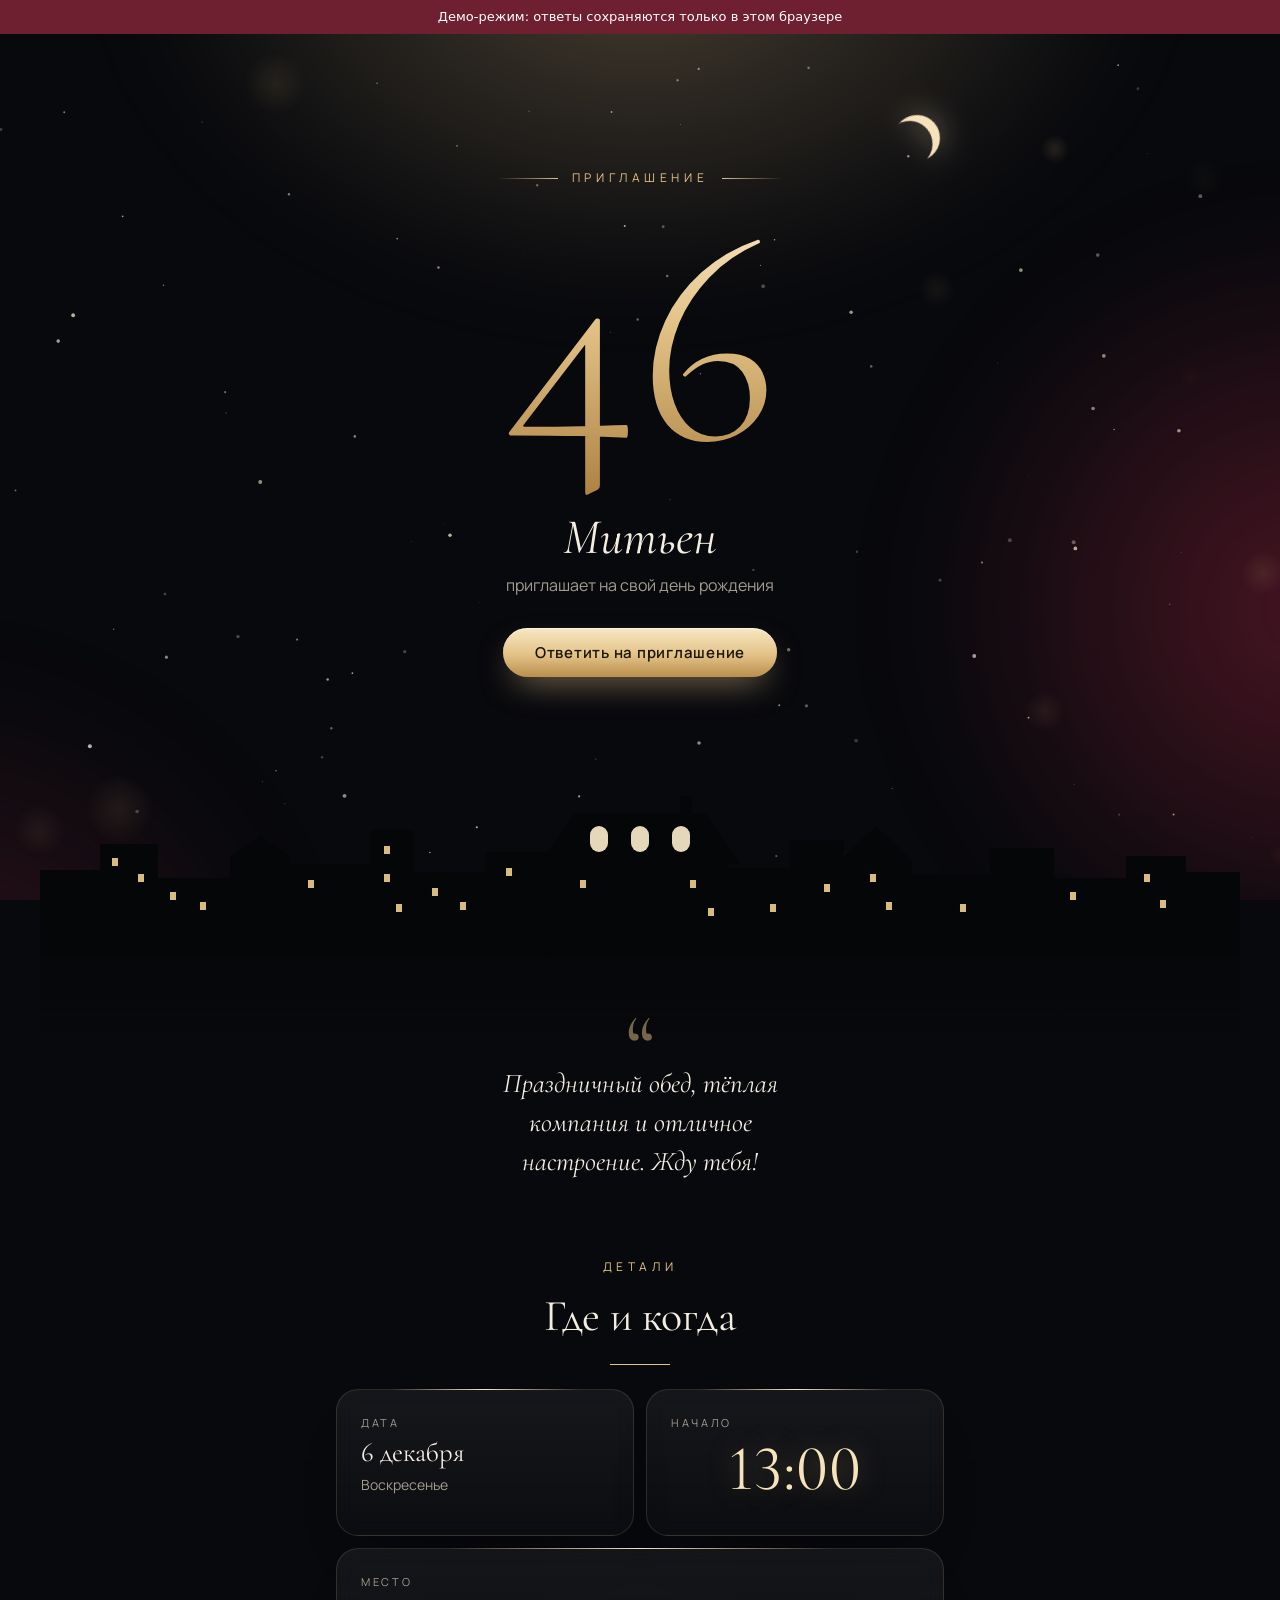
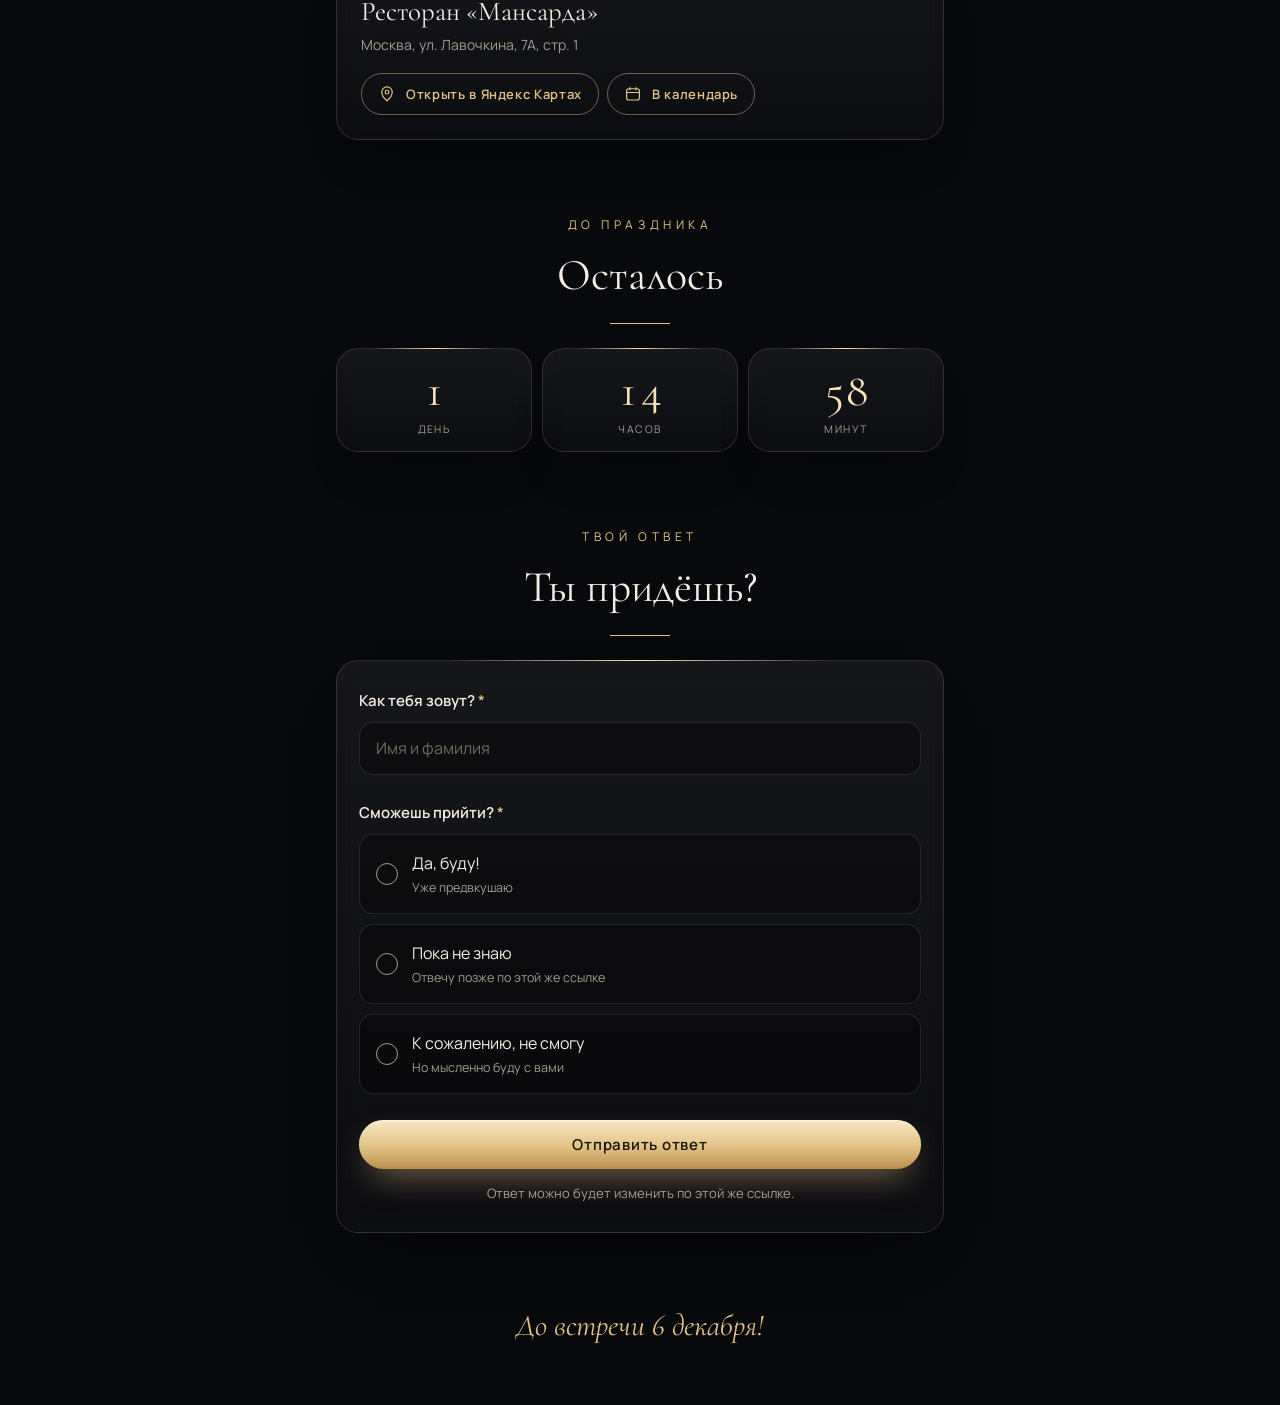
<file: docs/index.html>
<!doctype html>
<html lang="ru">
<head>
<meta charset="utf-8">
<meta name="viewport" content="width=device-width,initial-scale=1,viewport-fit=cover">
<title>Митьен приглашает на день рождения</title>
<meta name="description" content="6 декабря, ресторан «Мансарда». Ответь, пожалуйста, придёшь ли ты.">
<meta property="og:type" content="website">
<meta property="og:title" content="Митьен приглашает на свой день рождения">
<meta property="og:description" content="6 декабря, 13:00 · Ресторан «Мансарда». Открой, чтобы ответить на приглашение.">
<meta property="og:image" content="og-image.png">
<meta name="theme-color" content="#08090d">
<link rel="icon" href="data:image/svg+xml,%3Csvg xmlns='http://www.w3.org/2000/svg' viewBox='0 0 64 64'%3E%3Crect width='64' height='64' rx='14' fill='%230b0c11'/%3E%3Ctext x='32' y='44' font-family='Georgia,serif' font-size='34' text-anchor='middle' fill='%23e3c287'%3E46%3C/text%3E%3C/svg%3E">
<link rel="preconnect" href="https://fonts.googleapis.com">
<link rel="preconnect" href="https://fonts.gstatic.com" crossorigin>
<link href="https://fonts.googleapis.com/css2?family=Cormorant+Garamond:ital,wght@0,300;0,400;0,500;1,400&family=Manrope:wght@400;500;600&display=swap&subset=cyrillic" rel="stylesheet">
<link rel="stylesheet" href="base.css">
<style>
:root {
  --bg: #08090d; --text: #f3ede2; --muted: #a39c8f; --accent: #e3c287;
  --line: rgba(227,194,135,.16); --line-strong: rgba(227,194,135,.45);
  --card-bg: linear-gradient(180deg, rgba(255,255,255,.06), rgba(255,255,255,.02));
  --input-bg: rgba(0,0,0,.32); --input-border: rgba(255,255,255,.1); --placeholder: #6f695f;
  --focus: rgba(227,194,135,.16); --choice-on: rgba(227,194,135,.09);
  --chip-on-bg: linear-gradient(180deg,#f6e3bb,#e3c287); --chip-on-text: #1b1408;
  --btn-bg: linear-gradient(180deg,#f8e8c4,#e3c287 55%,#b98f4e); --btn-text: #1b1408;
  --btn-shadow: 0 14px 34px -12px rgba(227,194,135,.65), inset 0 1px 0 rgba(255,255,255,.55);
  --danger: #e38787; --radius: 22px;
  --display: "Cormorant Garamond", Georgia, serif; --sans: "Manrope", system-ui, sans-serif;
}
.sky { position: fixed; inset: 0; z-index: 0; overflow: hidden; pointer-events: none; }
.sky i { position: absolute; border-radius: 50%; filter: blur(50px); animation: drift 18s ease-in-out infinite alternate; }
.sky .g1 { width: 80vmax; height: 55vmax; left: calc(50% - 40vmax); top: -32vmax; background: radial-gradient(closest-side, rgba(227,194,135,.30), transparent); }
.sky .g2 { width: 60vmax; height: 60vmax; right: -32vmax; top: 25vh; background: radial-gradient(closest-side, rgba(128,32,54,.55), transparent); animation-duration: 23s; }
.sky .g3 { width: 60vmax; height: 60vmax; left: -36vmax; top: 75vh; background: radial-gradient(closest-side, rgba(110,31,48,.45), transparent); animation-duration: 27s; }
@keyframes drift { to { transform: translate(5vw, 5vh) scale(1.12); } }
#fx { position: fixed; inset: 0; width: 100%; height: 100%; pointer-events: none; z-index: 1; }

/* ---------- HERO ---------- */
.hero { min-height: 100svh; display: flex; flex-direction: column; align-items: center; justify-content: center; text-align: center; padding: 48px 0 170px; }
.moon { position: absolute; top: 9vh; right: 4px; width: 46px; height: 46px; border-radius: 50%;
  box-shadow: inset -9px 3px 0 0 #f6e3bb; transform: rotate(-20deg); filter: drop-shadow(0 0 14px rgba(246,227,187,.55));
  opacity: 0; animation: fadeIn 2.5s 2.2s forwards; }
.eyebrow-wrap { display: flex; align-items: center; gap: 14px; }
.eyebrow-wrap .ln { width: 60px; height: 1px; background: linear-gradient(90deg, transparent, var(--accent)); transform: scaleX(0); animation: grow 1.4s .3s forwards cubic-bezier(.2,.7,.2,1); transform-origin: right; }
.eyebrow-wrap .ln:last-child { transform-origin: left; background: linear-gradient(270deg, transparent, var(--accent)); }
.eyebrow { margin: 0; text-transform: uppercase; letter-spacing: .38em; font-size: 12px; color: var(--accent); opacity: 0; animation: fadeIn 1.2s .2s forwards; }
@keyframes grow { to { transform: scaleX(1); } }
@keyframes fadeIn { to { opacity: 1; } }

.age-svg { width: min(92vw, 440px); height: auto; margin: 4px 0 -6px; overflow: visible; }
.age-svg text { font-family: var(--display); font-weight: 300; font-size: 300px; }
.age-stroke { fill: none; stroke: #e3c287; stroke-width: 1.2; stroke-dasharray: 1400; stroke-dashoffset: 1400; }
.age-fill { opacity: 0; }
.age-glow { opacity: 0; filter: blur(18px); }
.ready .age-stroke { animation: drawAge 2.4s .3s cubic-bezier(.6,0,.3,1) forwards, fadeStroke 1s 2.6s forwards; }
.ready .age-fill { animation: fadeIn 1.6s 1.6s forwards; }
.ready .age-glow { animation: glow 4s 2s ease-in-out infinite alternate; }
.age-shine { transform: translateX(-260px) skewX(-20deg); }
.ready .age-shine { animation: sweep 6s 3.2s cubic-bezier(.5,0,.3,1) infinite; }
@keyframes drawAge { to { stroke-dashoffset: 0; } }
@keyframes fadeStroke { to { opacity: .0; } }
@keyframes glow { from { opacity: .18; } to { opacity: .4; } }
@keyframes sweep { 0% { transform: translateX(-260px) skewX(-20deg); } 35%, 100% { transform: translateX(560px) skewX(-20deg); } }

.hero-title { font-family: var(--display); font-style: italic; font-size: clamp(36px, 9vw, 50px); line-height: 1.1; margin-top: 44px; }
.hero-title .ch { display: inline-block; opacity: 0; transform: translateY(.5em) rotate(6deg); filter: blur(6px); }
.ready .hero-title .ch { animation: chIn .9s cubic-bezier(.2,.7,.2,1) forwards; animation-delay: calc(1.9s + var(--i) * 55ms); }
@keyframes chIn { to { opacity: 1; transform: none; filter: none; } }
.hero-sub { color: var(--muted); margin: 8px 0 0; opacity: 0; }
.ready .hero-sub { animation: fadeIn 1s 2.6s forwards; }

.date-badge { margin-top: 30px; display: inline-flex; align-items: center; gap: 12px; padding: 13px 24px;
  border: 1px solid var(--line-strong); border-radius: 999px; font-family: var(--display); font-size: 23px;
  background: rgba(8,9,13,.45); backdrop-filter: blur(8px); -webkit-backdrop-filter: blur(8px); opacity: 0; transform: translateY(14px); }
.date-badge .dot { width: 4px; height: 4px; border-radius: 50%; background: var(--accent); }
.place-line { margin-top: 14px; color: var(--muted); font-size: 14px; letter-spacing: .06em; opacity: 0; }
.hero .cta { margin-top: 30px; opacity: 0; transform: translateY(14px); }
.ready .date-badge { animation: up 1s 2.7s cubic-bezier(.2,.7,.2,1) forwards; }
.ready .place-line { animation: fadeIn 1s 3s forwards; }
.hero.ready .cta { animation: up 1s 2.8s cubic-bezier(.2,.7,.2,1) forwards; }
@keyframes up { to { opacity: 1; transform: none; } }

.skyline-wrap { position: absolute; left: 50%; bottom: 0; width: 100vw; max-width: 1200px; transform: translateX(-50%); height: 150px; pointer-events: none; }
.skyline { position: absolute; inset: 0; width: 100%; height: 100%; color: #050608; }
.skyline .win { fill: #f1cf8c; opacity: 0; }
.ready .skyline .win { animation: lightOn .5s forwards, flicker 7s infinite; animation-delay: var(--t), calc(var(--t) + 2s); }
@keyframes lightOn { to { opacity: .9; } }
@keyframes flicker { 0%, 46%, 54%, 100% { opacity: .9; } 50% { opacity: .3; } }
.skyline .mw { fill: #fff0cf; opacity: 0; }
.skyline .halo { fill: url(#halo); opacity: 0; }
.ready .skyline .mw { animation: lightOn 1.2s 3.4s forwards; }
.ready .skyline .halo { animation: halo 3s 3.6s ease-in-out infinite alternate; }
@keyframes halo { from { opacity: .55; } to { opacity: 1; } }
.ground { position: absolute; left: 0; right: 0; bottom: -100px; height: 100px; background: linear-gradient(#050608, rgba(5,6,8,0)); }
.scroll-cue { position: absolute; bottom: 168px; left: 50%; transform: translateX(-50%); width: 22px; height: 34px; border: 1.5px solid var(--line-strong); border-radius: 12px; opacity: 0; }
.scroll-cue::after { content: ""; position: absolute; left: 50%; top: 7px; width: 3px; height: 7px; margin-left: -1.5px; border-radius: 2px; background: var(--accent); animation: wheel 2s infinite; }
.ready .scroll-cue { animation: fadeIn 1s 4s forwards; }
@keyframes wheel { 0% { transform: translateY(0); opacity: 1; } 70% { transform: translateY(10px); opacity: 0; } 100% { opacity: 0; } }

/* ---------- Секции ---------- */
.quote { text-align: center; margin: 90px auto 0; max-width: 34ch; }
.quote .mark { font-family: var(--display); font-size: 90px; line-height: .5; color: var(--accent); opacity: .5; display: block; height: 40px; }
.quote p { font-family: var(--display); font-style: italic; font-size: clamp(22px, 5.4vw, 27px); line-height: 1.45; margin: 0; }
.section-head { text-align: center; margin: 76px 0 24px; }
.section-head .eyebrow { opacity: 1; animation: none; }
.section-head h2 { font-family: var(--display); font-size: clamp(34px, 8vw, 44px); margin-top: 6px; }
.section-head h2::after { content: ""; display: block; width: 60px; height: 1px; margin: 14px auto 0; background: var(--accent); transform: scaleX(0); transition: transform 1.2s .4s cubic-bezier(.2,.7,.2,1); }
.section-head.in h2::after { transform: scaleX(1); }
.card { position: relative; backdrop-filter: blur(10px); -webkit-backdrop-filter: blur(10px); box-shadow: 0 30px 60px -40px rgba(0,0,0,.8); }
.card::before { content: ""; position: absolute; top: -1px; left: 18%; right: 18%; height: 1px; background: linear-gradient(90deg, transparent, #f6e3bb, transparent); transform: scaleX(0); transition: transform 1.4s .35s cubic-bezier(.2,.7,.2,1); }
.card.in::before, .thanks::before { transform: scaleX(1); }
.countdown .num { color: #f6e3bb; }
.thanks.pop { animation: popIn .8s cubic-bezier(.2,.8,.2,1.2); }
@keyframes popIn { from { opacity: 0; transform: scale(.9); } }
footer { text-align: center; margin-top: 70px; color: var(--muted); font-size: 13px; }
footer .sig { font-family: var(--display); font-style: italic; font-size: 30px; color: var(--accent); }
@media (max-width: 380px) { .date-badge { font-size: 20px; padding: 11px 18px; } }
</style>
</head>
<body>
<div class="demo-banner" id="demoBanner" hidden>Демо-режим: ответы сохраняются только в этом браузере</div>
<div class="sky" aria-hidden="true"><i class="g1"></i><i class="g2"></i><i class="g3"></i></div>
<canvas id="fx" aria-hidden="true"></canvas>

<main>
  <section class="hero" id="hero">
    <div class="moon" aria-hidden="true"></div>
    <div class="eyebrow-wrap"><span class="ln"></span><p class="eyebrow">Приглашение</p><span class="ln"></span></div>
    <svg class="age-svg" id="ageSvg" viewBox="0 0 440 280" role="img" aria-label="46">
      <defs>
        <linearGradient id="gold" x1="0" y1="0" x2="0" y2="1">
          <stop offset="0" stop-color="#fff4d8"/><stop offset=".45" stop-color="#e3c287"/><stop offset="1" stop-color="#a47838"/>
        </linearGradient>
        <linearGradient id="shine" x1="0" y1="0" x2="1" y2="0">
          <stop offset="0" stop-color="#fff" stop-opacity="0"/><stop offset=".5" stop-color="#fff" stop-opacity=".85"/><stop offset="1" stop-color="#fff" stop-opacity="0"/>
        </linearGradient>
        <mask id="ageMask"><text x="220" y="246" text-anchor="middle" fill="#fff">46</text></mask>
      </defs>
      <text class="age-glow" x="220" y="246" text-anchor="middle" fill="#e3c287">46</text>
      <text class="age-fill" x="220" y="246" text-anchor="middle" fill="url(#gold)">46</text>
      <text class="age-stroke" x="220" y="246" text-anchor="middle">46</text>
      <g mask="url(#ageMask)"><rect class="age-shine" x="0" y="0" width="110" height="280" fill="url(#shine)"/></g>
    </svg>
    <h1 class="hero-title" id="heroTitle">день рождения</h1>
    <p class="hero-sub" id="heroSub"></p>
    <a class="btn cta" href="#details">Ответить на приглашение</a>

    <div class="skyline-wrap" id="skyline" aria-hidden="true">
      <svg class="skyline" viewBox="0 0 1200 150" preserveAspectRatio="xMidYMax slice">
        <defs><radialGradient id="halo"><stop offset="0" stop-color="#ffd98f" stop-opacity=".55"/><stop offset="1" stop-color="#ffd98f" stop-opacity="0"/></radialGradient></defs>
        <g fill="currentColor" id="bld">
          <rect x="0" y="86" width="70" height="64"/><rect x="60" y="60" width="58" height="90"/>
          <rect x="112" y="94" width="80" height="56"/><polygon points="190,150 190,72 220,52 250,72 250,150"/>
          <rect x="248" y="80" width="90" height="70"/><rect x="330" y="46" width="44" height="104"/>
          <rect x="370" y="88" width="80" height="62"/><rect x="446" y="68" width="70" height="82"/>
          <rect x="512" y="78" width="176" height="72"/><polygon points="500,80 534,30 666,30 700,80"/>
          <rect x="640" y="12" width="12" height="24"/>
          <rect x="686" y="84" width="70" height="66"/><rect x="750" y="56" width="54" height="94"/>
          <polygon points="800,150 800,76 836,42 872,76 872,150"/><rect x="868" y="90" width="86" height="60"/>
          <rect x="950" y="64" width="64" height="86"/><rect x="1010" y="94" width="80" height="56"/>
          <rect x="1086" y="72" width="60" height="78"/><rect x="1140" y="88" width="60" height="62"/>
        </g>
        <ellipse class="halo" cx="600" cy="54" rx="120" ry="48"/>
        <rect class="mw" x="550" y="42" width="18" height="26" rx="9"/>
        <rect class="mw" x="591" y="42" width="18" height="26" rx="9"/>
        <rect class="mw" x="632" y="42" width="18" height="26" rx="9"/>
        <g id="wins"></g>
      </svg>
      <div class="ground"></div>
    </div>
  </section>

  <section class="quote reveal"><span class="mark">“</span><p id="message"></p></section>

  <div class="section-head reveal" id="details"><p class="eyebrow">Детали</p><h2>Где и когда</h2></div>
  <section id="detailsMount"></section>

  <div class="section-head reveal"><p class="eyebrow">До праздника</p><h2>Осталось</h2></div>
  <section id="countdownMount"></section>

  <div class="section-head reveal" id="rsvp"><p class="eyebrow">Твой ответ</p><h2 id="rsvpTitle">Ты придёшь?</h2></div>
  <section id="rsvpMount"></section>

  <footer class="reveal"><div class="sig">До встречи 6 декабря!</div><p id="contactLine" hidden></p></footer>
</main>

<script src="config.js"></script>
<script>window.INVITE_THEME = { confetti: ["#fff4d8", "#f1d9a6", "#e3c287", "#b98f4e", "#ffffff", "#a8384f"] };</script>
<script src="app.js"></script>
<script>
(function () {
  const reduced = matchMedia("(prefers-reduced-motion: reduce)").matches;
  // Буквы заголовка по одной
  const t = document.getElementById("heroTitle");
  const txt = t.textContent; t.textContent = ""; t.setAttribute("aria-label", txt);
  [...txt].forEach((c, i) => { const s = document.createElement("span"); s.className = "ch"; s.style.setProperty("--i", i); s.textContent = c === " " ? " " : c; s.setAttribute("aria-hidden", "true"); t.appendChild(s); });

  // Окна в домах загораются по очереди
  const wins = document.getElementById("wins"), NS = "http://www.w3.org/2000/svg";
  [[72,74],[98,90],[86,110],[130,108],[160,118],[214,84],[268,96],[300,110],[344,62],[344,90],[356,120],[392,104],[420,118],[466,84],[490,110],[540,96],[600,112],[650,96],[668,124],[706,100],[730,120],[766,70],[784,100],[830,90],[846,118],[890,104],[920,120],[976,80],[992,110],[1030,108],[1060,124],[1104,90],[1120,116],[1160,104]]
    .forEach(([x, y], i) => {
      const r = document.createElementNS(NS, "rect");
      r.setAttribute("class", "win"); r.setAttribute("x", x); r.setAttribute("y", y); r.setAttribute("width", 6); r.setAttribute("height", 8);
      r.style.setProperty("--t", (0.6 + Math.random() * 2.6).toFixed(2) + "s");
      if (Math.random() < 0.3) r.style.display = "none";
      wins.appendChild(r);
    });

  const start = () => document.getElementById("hero").classList.add("ready");
  (document.fonts && document.fonts.ready ? Promise.race([document.fonts.ready, new Promise((r) => setTimeout(r, 1500))]) : Promise.resolve()).then(start);

  // Параллакс
  const sky = document.getElementById("skyline"), age = document.getElementById("ageSvg");
  let ticking = false;
  addEventListener("scroll", () => {
    if (ticking || reduced) return; ticking = true;
    requestAnimationFrame(() => {
      const y = scrollY;
      if (y < innerHeight * 1.2) {
        sky.style.transform = `translateX(-50%) translateY(${y * 0.18}px)`;
        age.style.transform = `translateY(${y * 0.32}px)`;
        age.style.opacity = Math.max(0, 1 - y / (innerHeight * 0.8));
      }
      ticking = false;
    });
  }, { passive: true });

  // Золотая пыль и снег
  if (reduced) return;
  const cv = document.getElementById("fx"), ctx = cv.getContext("2d");
  let w, h, snow, bokeh;
  function resize() {
    const dpr = Math.min(2, devicePixelRatio || 1);
    w = innerWidth; h = innerHeight; cv.width = w * dpr; cv.height = h * dpr; ctx.setTransform(dpr, 0, 0, dpr, 0, 0);
    snow = Array.from({ length: Math.round(Math.min(110, w * h / 9000)) }, () => ({
      x: Math.random() * w, y: Math.random() * h, r: Math.random() * 1.7 + .3, s: Math.random() * .6 + .25, d: Math.random() * 6.3, o: Math.random() * .55 + .2 }));
    bokeh = Array.from({ length: 12 }, () => ({
      x: Math.random() * w, y: Math.random() * h, r: Math.random() * 26 + 10, vx: (Math.random() - .5) * .15, vy: -(Math.random() * .2 + .05), o: Math.random() * .12 + .04, p: Math.random() * 6.3 }));
  }
  resize(); addEventListener("resize", resize);
  let f = 0;
  (function loop() {
    ctx.clearRect(0, 0, w, h); f++;
    bokeh.forEach((b) => {
      b.x += b.vx; b.y += b.vy; if (b.y < -40) { b.y = h + 40; b.x = Math.random() * w; }
      const o = b.o * (0.7 + 0.3 * Math.sin(f / 60 + b.p));
      const g = ctx.createRadialGradient(b.x, b.y, 0, b.x, b.y, b.r);
      g.addColorStop(0, `rgba(241,207,140,${o})`); g.addColorStop(1, "rgba(241,207,140,0)");
      ctx.fillStyle = g; ctx.beginPath(); ctx.arc(b.x, b.y, b.r, 0, 7); ctx.fill();
    });
    snow.forEach((s) => {
      s.y += s.s; s.d += .012; s.x += Math.sin(s.d) * .35;
      if (s.y > h + 4) { s.y = -4; s.x = Math.random() * w; }
      ctx.fillStyle = `rgba(250,236,210,${s.o})`; ctx.beginPath(); ctx.arc(s.x, s.y, s.r, 0, 7); ctx.fill();
    });
    requestAnimationFrame(loop);
  })();
})();
</script>
</body>
</html>
</file>
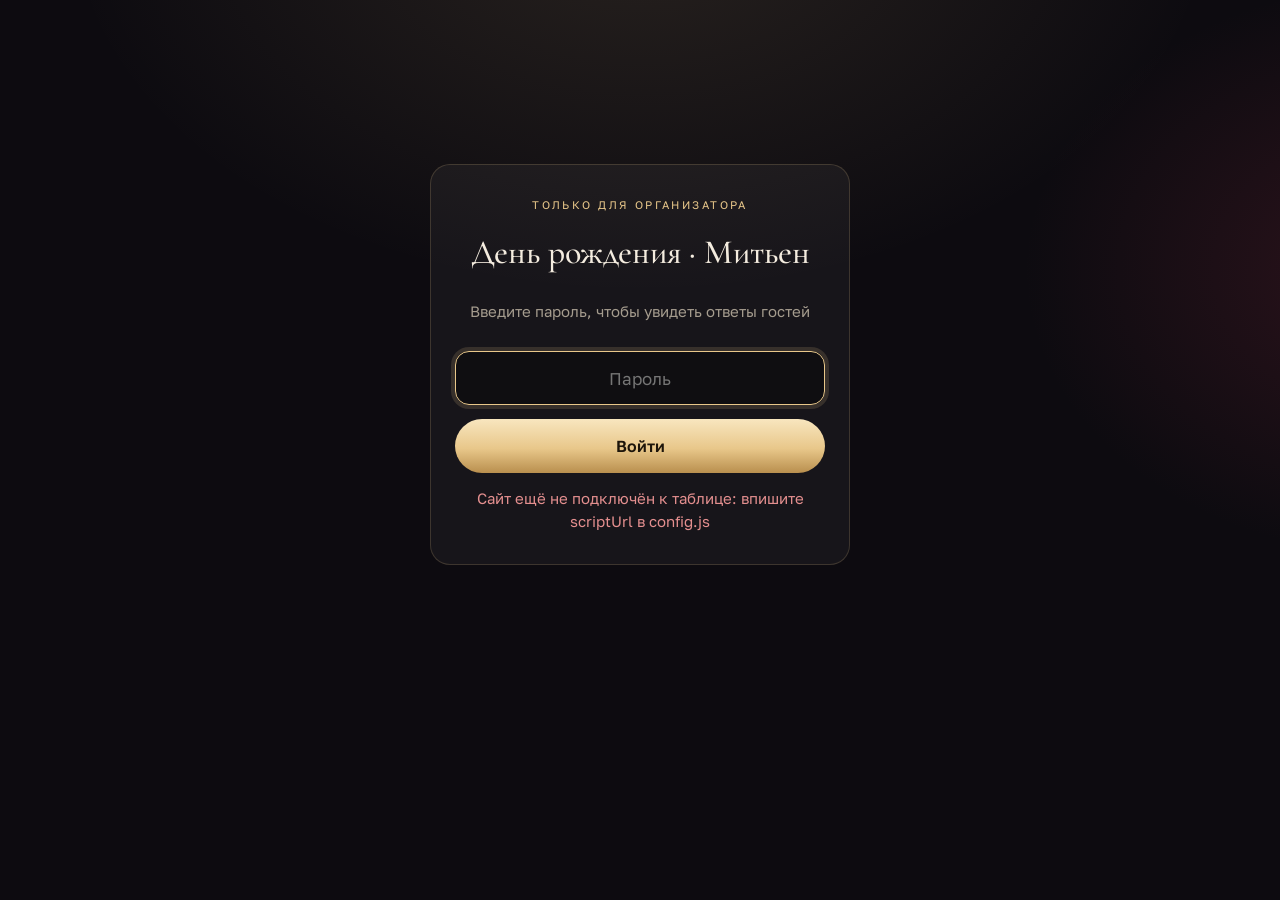
<file: docs/admin.html>
<!DOCTYPE html>
<html lang="ru">
<head>
<meta charset="UTF-8">
<meta name="viewport" content="width=device-width, initial-scale=1.0, viewport-fit=cover">
<meta name="robots" content="noindex, nofollow">
<title>Гости · статистика</title>
<meta name="theme-color" content="#0d0b10">
<link rel="icon" href="data:image/svg+xml,%3Csvg xmlns='http://www.w3.org/2000/svg' viewBox='0 0 64 64'%3E%3Ccircle cx='32' cy='32' r='30' fill='%237c1f33'/%3E%3Ctext x='32' y='42' font-family='Georgia,serif' font-size='28' text-anchor='middle' fill='%23f3d9a4'%3E46%3C/text%3E%3C/svg%3E">
<link rel="preconnect" href="https://fonts.googleapis.com">
<link rel="preconnect" href="https://fonts.gstatic.com" crossorigin>
<link href="https://fonts.googleapis.com/css2?family=Cormorant+Garamond:ital,wght@0,400;0,500;1,400&family=Golos+Text:wght@400;500;600;700&display=swap" rel="stylesheet">
<style>
/* === ТЕМА: та же ночь, золото и бордо, что и в приглашении === */
:root {
  --bg: #0d0b10; --card: rgba(255,255,255,.045); --line: rgba(232,199,138,.18);
  --text: #f4ecdf; --muted: #a59c8e; --gold: #e8c78a; --gold-2: #b98f4e;
  --yes: #9bd3a3; --maybe: #e8c78a; --no: #e48f8f;
  --serif: "Cormorant Garamond", Georgia, serif; --sans: "Golos Text", system-ui, sans-serif;
}
* { box-sizing: border-box; }
html, body { margin: 0; }
body { background: radial-gradient(60rem 40rem at 50% -10%, rgba(232,199,138,.12), transparent 60%), radial-gradient(40rem 30rem at 110% 30%, rgba(142,43,64,.25), transparent 60%), var(--bg);
  background-attachment: fixed; color: var(--text); font: 15px/1.5 var(--sans); min-height: 100vh; }
main { max-width: 1120px; margin: 0 auto; padding: 20px 16px 60px; }
h1, h2 { font-family: var(--serif); font-weight: 500; margin: 0; }
h1 { font-size: 34px; line-height: 1.1; }
h2 { font-size: 26px; margin-bottom: 4px; }
.gold { color: var(--gold); font-style: italic; }
.eyebrow { margin: 0 0 6px; font-size: 11px; letter-spacing: .22em; text-transform: uppercase; color: var(--gold); }
.muted { color: var(--muted); }
.small { font-size: 13px; margin: 0 0 14px; }
[hidden] { display: none !important; }
.card { background: var(--card); border: 1px solid var(--line); border-radius: 20px; padding: 20px; }
section { margin-top: 12px; }
.sec-title { display: flex; flex-wrap: wrap; align-items: baseline; justify-content: space-between; gap: 8px; margin: 34px 4px 12px; }

/* === КНОПКИ === */
.btn { display: inline-flex; align-items: center; justify-content: center; gap: 6px; border: 0; cursor: pointer; text-decoration: none;
  min-height: 48px; padding: 0 22px; border-radius: 999px; font: 600 15px var(--sans); color: #1d150a; background: linear-gradient(180deg, #f8e6bf, var(--gold) 55%, var(--gold-2)); }
.btn:disabled { opacity: .55; cursor: default; }
.btn.ghost { background: transparent; color: var(--gold); border: 1px solid rgba(232,199,138,.45); }
.btn.sm { min-height: 42px; padding: 0 16px; font-size: 14px; }

/* === ВХОД === */
.login { max-width: 420px; margin: 16vh auto 0; text-align: center; display: grid; gap: 14px; padding: 32px 24px; }
.login input { height: 54px; border-radius: 14px; border: 1px solid rgba(255,255,255,.14); background: rgba(0,0,0,.35); color: var(--text); font: 17px var(--sans); text-align: center; outline: none; }
.login input:focus { border-color: var(--gold); box-shadow: 0 0 0 4px rgba(232,199,138,.15); }
.login .btn { min-height: 54px; font-size: 16px; }
.error { color: var(--no); margin: 0; }

/* === ШАПКА === */
.top { display: flex; flex-wrap: wrap; gap: 14px; justify-content: space-between; align-items: flex-end; margin: 8px 0 14px; }
.tools { display: flex; flex-wrap: wrap; gap: 8px; }
.status { color: var(--muted); font-size: 13px; margin: 0 0 12px; }

/* === КАРТОЧКИ СВОДКИ === */
.kpis { display: grid; grid-template-columns: repeat(4, 1fr); gap: 12px; }
.kpi .num { font: 500 46px/1 var(--serif); font-variant-numeric: lining-nums tabular-nums; }
.kpi .cap { color: var(--muted); font-size: 14px; margin-top: 6px; }
.kpi .sub { color: var(--muted); font-size: 12px; margin-top: 4px; opacity: .85; }
.kpi.hero { background: linear-gradient(160deg, rgba(232,199,138,.18), rgba(142,43,64,.18)); border-color: rgba(232,199,138,.4); }
.kpi.hero .num { font-size: 64px; color: var(--gold); }
.c-yes { color: var(--yes); } .c-maybe { color: var(--maybe); } .c-no { color: var(--no); }

/* === ДИАГРАММЫ === */
.charts { display: grid; grid-template-columns: 1fr 1.4fr; gap: 12px; }
.donut { display: flex; align-items: center; gap: 22px; }
.donut svg { width: 180px; height: 180px; flex: none; }
.ring-bg { fill: none; stroke: rgba(255,255,255,.07); stroke-width: 24; }
.ring { fill: none; stroke-width: 24; transition: stroke-dasharray .6s; }
.donut-num { font: 500 40px var(--serif); fill: var(--text); text-anchor: middle; font-variant-numeric: lining-nums; }
.donut-cap { font: 12px var(--sans); fill: var(--muted); text-anchor: middle; }
.legend { list-style: none; margin: 0; padding: 0; display: grid; gap: 9px; font-size: 14px; flex: 1; min-width: 0; }
.legend li { display: grid; grid-template-columns: 12px 1fr auto; gap: 8px; align-items: center; }
.legend i { width: 12px; height: 12px; border-radius: 4px; }
.legend b { font-weight: 600; font-variant-numeric: tabular-nums; white-space: nowrap; }
.legend b small { color: var(--muted); font-weight: 400; }
.note { color: var(--muted); font-size: 12.5px; margin: 12px 0 0; line-height: 1.45; }
.others { list-style: none; margin: 14px 0 0; padding: 0; display: grid; gap: 6px; }
.others li { padding: 8px 12px; border-radius: 10px; background: rgba(0,0,0,.22); font-size: 14px; }
.others li b { color: var(--gold); font-weight: 600; }

/* === РАСЧЁТ ЗАКУПКИ === */
.calc-head { display: flex; flex-wrap: wrap; gap: 10px 16px; align-items: center; justify-content: space-between; margin-bottom: 14px; }
.toggle { display: inline-flex; align-items: center; gap: 10px; cursor: pointer; font-size: 14px; color: var(--muted); user-select: none; }
.toggle input { width: 20px; height: 20px; accent-color: var(--gold); }
.calc { width: 100%; border-collapse: collapse; font-size: 14px; }
.calc th, .calc td { text-align: left; padding: 12px 8px; border-bottom: 1px solid rgba(255,255,255,.07); vertical-align: middle; }
.calc th { color: var(--muted); font-size: 11px; letter-spacing: .12em; text-transform: uppercase; font-weight: 600; }
.calc td.n { font-variant-numeric: tabular-nums; white-space: nowrap; }
.calc .bottles { font: 500 26px/1 var(--serif); color: var(--gold); font-variant-numeric: lining-nums; }
.calc .bottles small { font: 13px var(--sans); color: var(--muted); }
.calc .nm { display: inline-flex; align-items: center; gap: 8px; }
.calc .dot { flex: none; width: 10px; height: 10px; border-radius: 3px; }
.calc tfoot td { border-bottom: 0; font-weight: 600; padding-top: 16px; }
.norm { display: inline-flex; align-items: center; gap: 6px; }
.norm input { width: 70px; height: 38px; border-radius: 10px; border: 1px solid rgba(255,255,255,.14); background: rgba(0,0,0,.3); color: var(--text); font: 600 15px var(--sans); text-align: center; outline: none; }
.norm input:focus { border-color: var(--gold); }
.reserve { display: inline-flex; align-items: center; gap: 8px; font-size: 14px; color: var(--muted); }
.reserve input { width: 64px; height: 38px; border-radius: 10px; border: 1px solid rgba(255,255,255,.14); background: rgba(0,0,0,.3); color: var(--text); font: 600 15px var(--sans); text-align: center; }

/* === СПИСОК ГОСТЕЙ === */
.list-head { display: flex; flex-wrap: wrap; gap: 10px; justify-content: space-between; align-items: center; }
.search { height: 44px; min-width: 240px; border-radius: 12px; border: 1px solid rgba(255,255,255,.12); background: rgba(0,0,0,.3); color: var(--text); padding: 0 14px; font: 15px var(--sans); outline: none; }
.search:focus { border-color: var(--gold); }
.filters { display: flex; flex-wrap: wrap; gap: 8px; }
.chip { min-height: 40px; padding: 0 16px; border-radius: 999px; border: 1px solid rgba(232,199,138,.35); background: transparent; color: var(--text); font: 500 14px var(--sans); cursor: pointer; }
.chip.on { background: var(--gold); color: #1d150a; border-color: var(--gold); }
.guests { display: grid; grid-template-columns: repeat(auto-fill, minmax(300px, 1fr)); gap: 12px; margin-top: 14px; }
.guest { position: relative; padding: 18px 18px 16px; display: flex; flex-direction: column; gap: 12px; }
.guest.no { opacity: .72; }
.g-top { display: flex; align-items: flex-start; justify-content: space-between; gap: 10px; }
.g-name { font: 600 18px/1.25 var(--sans); overflow-wrap: anywhere; }
.g-when { color: var(--muted); font-size: 12px; margin-top: 2px; }
.tag { display: inline-block; padding: 4px 10px; border-radius: 99px; font-size: 12px; font-weight: 600; white-space: nowrap; }
.tag.yes { background: rgba(155,211,163,.15); color: var(--yes); }
.tag.maybe { background: rgba(232,199,138,.15); color: var(--maybe); }
.tag.no { background: rgba(228,143,143,.14); color: var(--no); }
.g-people { display: flex; align-items: center; gap: 10px; }
.g-people .big { font: 500 34px/1 var(--serif); color: var(--gold); font-variant-numeric: lining-nums; }
.g-people span { color: var(--muted); font-size: 13px; }
.g-drinks { display: flex; flex-wrap: wrap; gap: 6px; }
.dchip { display: inline-flex; align-items: center; gap: 6px; padding: 5px 11px; border-radius: 99px; font-size: 13px; background: rgba(255,255,255,.06); border: 1px solid rgba(255,255,255,.08); }
.dchip i { width: 8px; height: 8px; border-radius: 50%; }
.dchip.own { border-color: rgba(232,199,138,.4); color: var(--gold); font-style: italic; }
.g-foot { display: flex; justify-content: flex-end; margin-top: auto; }
.del { min-height: 34px; padding: 0 12px; border-radius: 10px; border: 1px solid rgba(228,143,143,.35); background: transparent; color: var(--no); font: 500 13px var(--sans); cursor: pointer; }
.empty { color: var(--muted); padding: 24px 0 8px; text-align: center; }

/* === ТЕЛЕФОН === */
@media (max-width: 760px) {
  h1 { font-size: 28px; }
  .kpis { grid-template-columns: 1fr 1fr; }
  .kpi.hero { grid-column: 1 / -1; }
  .charts { grid-template-columns: 1fr; }
  .tools { width: 100%; }
  .tools .btn { flex: 1 1 auto; }
  .search { width: 100%; min-width: 0; }
  .guests { grid-template-columns: 1fr; }
  .calc .hide-m { display: none; }
  .calc th, .calc td { padding: 10px 4px; }
}
@media (max-width: 420px) { .donut { flex-direction: column; align-items: stretch; } .donut svg { align-self: center; } }
</style>
</head>
<body>
<main>
  <!-- === ВХОД === -->
  <form class="card login" id="login" hidden>
    <p class="eyebrow">Только для организатора</p>
    <h1 id="loginTitle">Гости</h1>
    <p class="muted">Введите пароль, чтобы увидеть ответы гостей</p>
    <input type="password" id="pwd" autocomplete="current-password" placeholder="Пароль" aria-label="Пароль">
    <button class="btn" type="submit" id="loginBtn">Войти</button>
    <p class="error" id="loginErr" hidden></p>
  </form>

  <!-- === ПАНЕЛЬ === -->
  <div id="dash" hidden>
    <header class="top">
      <div>
        <p class="eyebrow" id="evtLine"></p>
        <h1>Гости <span class="gold" id="titleName"></span></h1>
      </div>
      <div class="tools">
        <button class="btn ghost sm" id="refresh" type="button">↻ Обновить</button>
        <button class="btn ghost sm" id="csv" type="button">⬇ Скачать Excel (CSV)</button>
        <button class="btn ghost sm" id="logout" type="button">Выйти</button>
      </div>
    </header>
    <p class="status" id="status"></p>

    <!-- Сводка -->
    <section class="kpis">
      <div class="card kpi hero"><div class="num" id="kGuests">0</div><div class="cap" id="kGuestsCap">человек придут</div><div class="sub" id="kGuestsSub"></div></div>
      <div class="card kpi"><div class="num c-yes" id="kYes">0</div><div class="cap">ответили «Да»</div></div>
      <div class="card kpi"><div class="num c-maybe" id="kMaybe">0</div><div class="cap">«Пока не знаю»</div></div>
      <div class="card kpi"><div class="num c-no" id="kNo">0</div><div class="cap">ответили «Нет»</div></div>
    </section>

    <!-- Диаграммы -->
    <section class="charts">
      <div class="card"><h2>Ответы</h2><p class="muted small">Сколько ответов каждого вида</p><div class="donut" id="donutAnswers"></div></div>
      <div class="card">
        <h2>Кто что пьёт</h2>
        <p class="muted small">Примерное число людей на каждый напиток (среди тех, кто ответил «Да»)</p>
        <div class="donut" id="donutDrinks"></div>
        <ul class="others" id="others"></ul>
      </div>
    </section>

    <!-- Расчёт закупки -->
    <div class="sec-title"><h2>Сколько закупить</h2></div>
    <section class="card">
      <div class="calc-head">
        <label class="toggle"><input type="checkbox" id="incMaybe"> Учитывать «Пока не знаю»</label>
        <span class="reserve">Запас <input type="number" id="reserve" min="0" max="100" step="5" value="10"> %</span>
      </div>
      <table class="calc">
        <thead><tr><th>Напиток</th><th>Пьющих ≈</th><th>Норма, л/чел</th><th class="hide-m">Всего, л</th><th>Бутылок</th></tr></thead>
        <tbody id="calcBody"></tbody>
        <tfoot id="calcFoot"></tfoot>
      </table>
      <p class="note">Как считается: если в ответе несколько напитков, люди из этого ответа делятся поровну между ними (пара «водка + шампанское» = 1 человек на водку и 1 на шампанское). Нормы — на застолье ~4–5 часов для гостей 40–50 лет: водка 0,3 л (≈ 6 рюмок по 50 мл), вино 0,5 л (≈ 3–4 бокала), игристое 0,4 л (≈ 3 бокала). Нормы можно поменять — они сохранятся на этом устройстве. «Свой вариант» в расчёт не входит — смотрите список выше.</p>
    </section>

    <!-- Список гостей -->
    <div class="sec-title"><h2>Список гостей <span class="muted" id="countAll"></span></h2></div>
    <section class="card">
      <div class="list-head">
        <div class="filters" id="filters">
          <button class="chip on" data-f="all" type="button">Все</button>
          <button class="chip" data-f="yes" type="button">Придут</button>
          <button class="chip" data-f="maybe" type="button">Не знают</button>
          <button class="chip" data-f="no" type="button">Не придут</button>
        </div>
        <input class="search" id="search" placeholder="Поиск по имени" aria-label="Поиск по имени">
      </div>
      <div class="guests" id="guests"></div>
      <p class="empty" id="empty" hidden></p>
    </section>
  </div>
</main>

<script src="config.js"></script>
<script>
(function () {
  "use strict";
  const P = window.PARTY || {};
  const $ = (id) => document.getElementById(id);
  const LS_KEY = "admin_key_v1", LS_NORMS = "admin_norms_v1";
  const ls = {
    get(k) { try { return localStorage.getItem(k) || ""; } catch (e) { return ""; } },
    set(k, v) { try { localStorage.setItem(k, v); } catch (e) {} },
    del(k) { try { localStorage.removeItem(k); } catch (e) {} },
  };
  const ATT = { yes: ["Придёт", "yes"], maybe: ["Не знает", "maybe"], no: ["Не придёт", "no"] };
  // Плоский список вариантов напитков: «Шампанское: просекко», «Вино: сухое» и т.д.
  const FLAT = (P.drinks || []).flatMap((d) => d.options
    ? d.options.map((o) => ({ id: o.id, label: d.label + ": " + o.label.toLowerCase(), group: d.id }))
    : [{ id: d.id, label: d.label, group: d.id }]);
  const drinkLabel = Object.fromEntries(FLAT.map((d) => [d.id, d.label]));
  const groupOf = Object.fromEntries(FLAT.map((d) => [d.id, d.group]));
  // Цвета напитков для диаграммы и плашек
  const COLORS = { prosecco: "#e8c78a", sparkling_sweet: "#f6e1b0", wine_dry: "#9c2c46", wine_sweet: "#d4728a", vodka: "#9cb8d6", other: "#9bd3a3", none: "#8a8276" };
  const color = (id) => COLORS[id] || "#c9b38a";
  // Нормы на одного пьющего (литры) и объём бутылки; ключ — группа напитка
  const DEFAULT_NORMS = { champagne: { l: 0.4, bottle: 0.75, name: "игристое" }, wine: { l: 0.5, bottle: 0.75, name: "вино" }, vodka: { l: 0.3, bottle: 0.5, name: "водка" } };
  let norms = JSON.parse(JSON.stringify(DEFAULT_NORMS));
  try { const saved = JSON.parse(ls.get(LS_NORMS) || "{}"); Object.keys(saved).forEach((g) => { if (norms[g] && saved[g] > 0) norms[g].l = saved[g]; }); } catch (e) {}

  const plural = (n, f) => { const a = Math.abs(n) % 100, b = a % 10; if (a > 10 && a < 20) return f[2]; if (b > 1 && b < 5) return f[1]; if (b === 1) return f[0]; return f[2]; };
  const fmt = (iso) => { const d = new Date(iso); return isNaN(d) ? "" : d.toLocaleString("ru-RU", { timeZone: "Europe/Moscow", day: "numeric", month: "short", hour: "2-digit", minute: "2-digit" }); };
  const num = (x, d = 1) => (Math.round(x * 10 ** d) / 10 ** d).toLocaleString("ru-RU");
  const el = (tag, cls, text) => { const e = document.createElement(tag); if (cls) e.className = cls; if (text != null) e.textContent = text; return e; };
  let rows = [], filter = "all", key = ls.get(LS_KEY);

  const dateText = P.date ? new Date(P.date + "T12:00:00Z").toLocaleDateString("ru-RU", { day: "numeric", month: "long", timeZone: "UTC" }) : "";
  $("loginTitle").textContent = "День рождения" + (P.name ? " · " + P.name : "");
  $("titleName").textContent = P.name || "";
  $("evtLine").textContent = [dateText, P.time, P.place].filter(Boolean).join(" · ");

  /* === ВХОД / ЗАГРУЗКА === */
  function showLogin(msg) {
    $("dash").hidden = true; $("login").hidden = false;
    $("loginErr").hidden = !msg; $("loginErr").textContent = msg || "";
    setTimeout(() => $("pwd").focus(), 50);
  }
  async function load(fromLogin) {
    if (!P.scriptUrl) return showLogin("Сайт ещё не подключён к таблице: впишите scriptUrl в config.js");
    if (!key) return showLogin();
    $("refresh").disabled = true; $("loginBtn").disabled = true;
    try {
      const res = await fetch(P.scriptUrl + "?key=" + encodeURIComponent(key) + "&t=" + Date.now());
      const json = await res.json();
      if (!json.ok) { ls.del(LS_KEY); key = ""; return showLogin(json.error === "forbidden" ? "Неверный пароль" : json.error); }
      rows = (json.rows || []).map((r) => ({ ...r, drinks: r.drinks || [] }));
      if (fromLogin) ls.set(LS_KEY, key);
      render();
    } catch (e) {
      if ($("dash").hidden) showLogin("Не удалось связаться с таблицей. Проверьте интернет.");
      else $("status").textContent = "Не удалось обновить — проверьте интернет.";
    } finally {
      $("refresh").disabled = false; $("loginBtn").disabled = false;
    }
  }

  /* === РАСПРЕДЕЛЕНИЕ ЛЮДЕЙ ПО НАПИТКАМ ===
     Люди из одного ответа делятся поровну между выбранными видами напитков,
     а внутри вида (шампанское, вино) — поровну между уточнениями. */
  function allocate(list) {
    const res = {}; FLAT.forEach((f) => (res[f.id] = 0));
    list.forEach((r) => {
      const n = r.guests || 0; if (!n) return;
      const groups = {};
      r.drinks.forEach((id) => { if (!groupOf[id]) return; (groups[groupOf[id]] = groups[groupOf[id]] || []).push(id); });
      const gk = Object.keys(groups); if (!gk.length) return;
      gk.forEach((g) => groups[g].forEach((id) => (res[id] += n / gk.length / groups[g].length)));
    });
    return res;
  }

  /* === ОТРИСОВКА === */
  function render() {
    $("login").hidden = true; $("dash").hidden = false;
    $("status").textContent = "Обновлено в " + new Date().toLocaleTimeString("ru-RU", { hour: "2-digit", minute: "2-digit" });
    const yes = rows.filter((r) => r.attending === "yes"), maybe = rows.filter((r) => r.attending === "maybe"), no = rows.filter((r) => r.attending === "no");
    const sum = (a) => a.reduce((s, r) => s + (r.guests || 0), 0);
    const gYes = sum(yes), gMaybe = sum(maybe);
    $("kGuests").textContent = gYes;
    $("kGuestsCap").textContent = plural(gYes, ["человек придёт", "человека придут", "человек придут"]);
    $("kGuestsSub").textContent = gMaybe ? "и ещё до " + gMaybe + " — под вопросом" : "сумма людей из ответов «Да»";
    $("kYes").textContent = yes.length; $("kMaybe").textContent = maybe.length; $("kNo").textContent = no.length;
    $("countAll").textContent = "(" + rows.length + ")";

    donut($("donutAnswers"), [
      { label: "Да", v: yes.length, c: "var(--yes)" }, { label: "Не знаю", v: maybe.length, c: "var(--maybe)" }, { label: "Нет", v: no.length, c: "var(--no)" },
    ], rows.length, plural(rows.length, ["ответ", "ответа", "ответов"]), false);

    const alloc = allocate(yes);
    const parts = FLAT.map((f) => ({ label: f.label, v: alloc[f.id], c: color(f.id) })).filter((p) => p.v > 0);
    donut($("donutDrinks"), parts, gYes, plural(gYes, ["человек", "человека", "человек"]), true);

    const ol = $("others"); ol.innerHTML = "";
    rows.filter((r) => r.attending !== "no" && r.drinkOther).forEach((r) => {
      const li = el("li"); li.append(el("b", null, "Свой вариант — " + r.name + ": "), document.createTextNode(r.drinkOther)); ol.appendChild(li);
    });

    calc();
    guests();
  }

  /* --- Кольцевая диаграмма --- */
  function donut(box, parts, total, cap, showPct) {
    const R = 70, C = 2 * Math.PI * R, NS = "http://www.w3.org/2000/svg";
    box.innerHTML = "";
    const svg = document.createElementNS(NS, "svg"); svg.setAttribute("viewBox", "0 0 180 180"); svg.setAttribute("role", "img");
    svg.setAttribute("aria-label", parts.map((p) => p.label + ": " + num(p.v)).join(", "));
    const circle = (cls, len, off, c) => { const k = document.createElementNS(NS, "circle"); k.setAttribute("cx", 90); k.setAttribute("cy", 90); k.setAttribute("r", R); k.setAttribute("class", cls);
      if (len != null) { k.setAttribute("stroke-dasharray", Math.max(0, len - 1.5) + " " + (C - Math.max(0, len - 1.5))); k.setAttribute("stroke-dashoffset", -off); k.setAttribute("transform", "rotate(-90 90 90)"); k.style.stroke = c; }
      svg.appendChild(k); };
    circle("ring-bg");
    const sumV = parts.reduce((s, p) => s + p.v, 0);
    let off = 0;
    if (sumV) parts.forEach((p) => { const len = (p.v / sumV) * C; if (len) circle("ring", len, off, p.c); off += len; });
    const t1 = document.createElementNS(NS, "text"); t1.setAttribute("x", 90); t1.setAttribute("y", 96); t1.setAttribute("class", "donut-num"); t1.textContent = total;
    const t2 = document.createElementNS(NS, "text"); t2.setAttribute("x", 90); t2.setAttribute("y", 118); t2.setAttribute("class", "donut-cap"); t2.textContent = cap;
    svg.append(t1, t2);
    const ul = el("ul", "legend");
    if (!parts.length) ul.appendChild(el("li", "muted", "Пока нет данных"));
    parts.forEach((p) => {
      const li = el("li"); const i = el("i"); i.style.background = p.c;
      const b = el("b", null, showPct ? "≈ " + num(p.v) : String(p.v));
      if (showPct && sumV) b.appendChild(el("small", null, " · " + Math.round((p.v / sumV) * 100) + "%"));
      li.append(i, el("span", null, p.label), b); ul.appendChild(li);
    });
    box.append(svg, ul);
  }

  /* --- Расчёт закупки алкоголя --- */
  function calc() {
    const reserve = Math.max(0, Number($("reserve").value) || 0) / 100;
    const list = rows.filter((r) => r.attending === "yes" || ($("incMaybe").checked && r.attending === "maybe"));
    const alloc = allocate(list);
    const body = $("calcBody"); body.innerHTML = "";
    let totalL = 0, totalB = 0;
    FLAT.filter((f) => norms[f.group]).forEach((f) => {
      const people = alloc[f.id], nm = norms[f.group];
      const litres = people * nm.l * (1 + reserve);
      const bottles = people > 0 ? Math.ceil(litres / nm.bottle - 1e-9) : 0;
      totalL += litres; totalB += bottles;
      const tr = el("tr");
      const name = el("td"); const nm2 = el("span", "nm"); const dot = el("span", "dot"); dot.style.background = color(f.id); nm2.append(dot, el("span", null, f.label)); name.appendChild(nm2);
      const normTd = el("td");
      const wrap = el("span", "norm"); const inp = el("input"); inp.type = "number"; inp.step = "0.05"; inp.min = "0"; inp.value = nm.l; inp.setAttribute("aria-label", "Норма, литров на человека: " + f.label);
      inp.addEventListener("change", () => { const v = parseFloat(String(inp.value).replace(",", ".")); if (v >= 0) { norms[f.group].l = v; saveNorms(); calc(); } });
      wrap.append(inp); normTd.appendChild(wrap);
      const bt = el("td", "n"); const big = el("span", "bottles", String(bottles)); bt.append(big, el("small", null, " × " + num(nm.bottle, 2) + " л"));
      tr.append(name, el("td", "n", "≈ " + num(people)), normTd, el("td", "n hide-m", num(litres)), bt);
      body.appendChild(tr);
    });
    const coming = list.reduce((s, r) => s + (r.guests || 0), 0);
    const nonDrink = allocate(list).none || 0;
    const foot = $("calcFoot"); foot.innerHTML = "";
    const tr = el("tr"); tr.append(el("td", null, "Итого алкоголя"), el("td"), el("td"), el("td", "n hide-m", num(totalL) + " л"), el("td", "n", totalB + " " + plural(totalB, ["бутылка", "бутылки", "бутылок"])));
    foot.appendChild(tr);
    const tr2 = el("tr"); const td2 = el("td"); td2.colSpan = 5; td2.className = "muted";
    td2.textContent = `Всего гостей в расчёте: ${coming}. Не пьют алкоголь ≈ ${num(nonDrink)} — для них и для всех остальных стоит предусмотреть воду, соки и морс (ориентир ≈ 1 л на гостя, всего ≈ ${coming} л).`;
    td2.style.fontWeight = "400"; tr2.appendChild(td2); foot.appendChild(tr2);
  }
  function saveNorms() { const o = {}; Object.keys(norms).forEach((g) => (o[g] = norms[g].l)); ls.set(LS_NORMS, JSON.stringify(o)); }

  /* --- Карточки гостей --- */
  function guests() {
    const q = $("search").value.trim().toLowerCase();
    const list = rows.filter((r) => (filter === "all" || r.attending === filter) && r.name.toLowerCase().includes(q))
      .sort((a, b) => ({ yes: 0, maybe: 1, no: 2 }[a.attending] - { yes: 0, maybe: 1, no: 2 }[b.attending]) || a.name.localeCompare(b.name, "ru"));
    const box = $("guests"); box.innerHTML = "";
    $("empty").hidden = !!list.length;
    $("empty").textContent = rows.length ? "Ничего не найдено" : "Пока никто не ответил. Отправьте ссылку гостям!";
    list.forEach((r) => {
      const a = ATT[r.attending] || ATT.yes;
      const card = el("div", "card guest " + a[1]);
      const top = el("div", "g-top"); const nm = el("div"); nm.append(el("div", "g-name", r.name), el("div", "g-when", "ответил " + fmt(r.updated || r.created) + (r.updated && r.created && r.updated !== r.created ? " · изменён" : "")));
      top.append(nm, el("span", "tag " + a[1], a[0])); card.appendChild(top);
      if (r.attending !== "no") {
        const pp = el("div", "g-people"); pp.append(el("span", "big", String(r.guests)), el("span", null, r.guests === 1 ? "человек — только сам(а)" : plural(r.guests, ["человек", "человека", "человек"]) + " — вместе с гостями"));
        card.appendChild(pp);
        const dr = el("div", "g-drinks");
        r.drinks.filter((d) => d !== "other").forEach((d) => { const c = el("span", "dchip"); const i = el("i"); i.style.background = color(d); c.append(i, document.createTextNode(drinkLabel[d] || d)); dr.appendChild(c); });
        if (r.drinkOther) dr.appendChild(el("span", "dchip own", "свой вариант: " + r.drinkOther));
        if (!dr.children.length) dr.appendChild(el("span", "muted", "напитки не указаны"));
        card.appendChild(dr);
      }
      const foot = el("div", "g-foot"); const del = el("button", "del", "Удалить"); del.type = "button";
      del.addEventListener("click", () => remove(r, del)); foot.appendChild(del); card.appendChild(foot);
      box.appendChild(card);
    });
  }

  /* === УДАЛЕНИЕ === */
  async function remove(r, btn) {
    if (!confirm("Удалить ответ «" + r.name + "»? Это действие нельзя отменить.")) return;
    btn.disabled = true; btn.textContent = "…";
    try {
      const res = await fetch(P.scriptUrl, { method: "POST", body: JSON.stringify({ action: "delete", key, id: r.id }) });
      const json = await res.json();
      if (!json.ok) throw new Error(json.error);
      rows = rows.filter((x) => x.id !== r.id); render();
    } catch (e) {
      alert("Не получилось удалить. Обновите страницу и попробуйте ещё раз.");
      btn.disabled = false; btn.textContent = "Удалить";
    }
  }

  /* === ВЫГРУЗКА В EXCEL (CSV с BOM и «;» — Excel открывает сразу с кириллицей) === */
  function csv() {
    const cell = (v) => { let s = String(v == null ? "" : v); if (/^[=+\-@\t\r]/.test(s)) s = "'" + s; return '"' + s.replace(/"/g, '""') + '"'; };
    const head = ["Имя", "Ответ", "Сколько человек", "Напитки", "Свой вариант напитка", "Когда ответил"];
    const lines = [head.map(cell).join(";")].concat(rows.map((r) => [r.name, (ATT[r.attending] || ATT.yes)[0], r.attending === "no" ? 0 : r.guests,
      r.drinks.filter((d) => d !== "other").map((d) => drinkLabel[d] || d).join(", "), r.drinkOther || "", fmt(r.updated || r.created)].map(cell).join(";")));
    const a = document.createElement("a");
    a.href = URL.createObjectURL(new Blob(["﻿" + lines.join("\r\n")], { type: "text/csv;charset=utf-8" }));
    a.download = "otvety-gostey.csv"; document.body.appendChild(a); a.click();
    setTimeout(() => { URL.revokeObjectURL(a.href); a.remove(); }, 1000);
  }

  /* === СОБЫТИЯ === */
  $("login").addEventListener("submit", (e) => { e.preventDefault(); key = $("pwd").value.trim(); if (key) load(true); });
  $("refresh").addEventListener("click", () => load());
  $("csv").addEventListener("click", csv);
  $("logout").addEventListener("click", () => { ls.del(LS_KEY); key = ""; rows = []; $("pwd").value = ""; showLogin(); });
  $("search").addEventListener("input", guests);
  $("incMaybe").addEventListener("change", calc);
  $("reserve").addEventListener("input", calc);
  $("filters").addEventListener("click", (e) => {
    const b = e.target.closest("[data-f]"); if (!b) return;
    filter = b.dataset.f; [...$("filters").children].forEach((x) => x.classList.toggle("on", x === b)); guests();
  });
  setInterval(() => { if (!$("dash").hidden && !document.hidden && !document.activeElement.matches("input")) load(); }, 60000);
  load();
})();
</script>
</body>
</html>
</file>
<file: docs/base.css>
/* Общая структура для всех вариантов дизайна. Цвета и шрифты задаёт тема. */
* { box-sizing: border-box; }
html, body { overflow-x: clip; }
html { scroll-behavior: smooth; -webkit-text-size-adjust: 100%; }
body {
  margin: 0; min-height: 100vh; overflow-x: hidden;
  background: var(--bg); color: var(--text);
  font-family: var(--sans); font-size: 16px; line-height: 1.55;
  -webkit-tap-highlight-color: transparent;
}
main { position: relative; z-index: 2; max-width: 640px; margin: 0 auto; padding: 0 16px 56px; }
section { position: relative; }
h1, h2, h3 { margin: 0; font-weight: 400; }
a { color: var(--accent); }
[hidden] { display: none !important; }
.icon { width: 18px; height: 18px; flex: none; }

/* ---------- Появление при прокрутке ---------- */
.reveal {
  opacity: 0; transform: translateY(28px) scale(.98); filter: blur(6px);
  transition: opacity 1s cubic-bezier(.2,.7,.2,1), transform 1s cubic-bezier(.2,.7,.2,1), filter 1s;
  transition-delay: calc(var(--d, 0) * 120ms);
}
.reveal.in { opacity: 1; transform: none; filter: none; }

/* ---------- Кнопки ---------- */
.btn {
  position: relative; overflow: hidden; isolation: isolate;
  appearance: none; border: 0; cursor: pointer; text-decoration: none;
  display: inline-flex; align-items: center; justify-content: center; gap: 10px;
  padding: 17px 32px; border-radius: var(--btn-radius, 999px);
  font: 600 15px/1 var(--sans); letter-spacing: .05em;
  color: var(--btn-text); background: var(--btn-bg);
  box-shadow: var(--btn-shadow, none);
  transition: transform .25s, box-shadow .25s, opacity .25s;
}
.btn::after { /* блик */
  content: ""; position: absolute; inset: -50% auto -50% -60%; width: 40%; z-index: -1;
  background: linear-gradient(100deg, transparent, rgba(255,255,255,.55), transparent);
  transform: skewX(-20deg); animation: shine 4.5s 1.5s infinite;
}
.btn:hover { transform: translateY(-2px); }
.btn:active { transform: translateY(1px) scale(.99); }
.btn[disabled] { opacity: .6; cursor: wait; }
.btn-ghost { background: transparent; color: var(--accent); border: 1px solid var(--line-strong); box-shadow: none; }
.btn-ghost::after { display: none; }
.btn-block { width: 100%; }
.btn-sm { padding: 11px 16px; font-size: 13px; }
@keyframes shine { 0% { left: -60%; } 30%, 100% { left: 130%; } }

/* ---------- Карточки ---------- */
.card { background: var(--card-bg); border: 1px solid var(--line); border-radius: var(--radius); padding: 24px; }

/* ---------- Детали ---------- */
.details { display: grid; gap: 12px; grid-template-columns: 1fr 1fr; }
.detail { display: flex; flex-direction: column; gap: 6px; }
.detail.wide { grid-column: 1 / -1; }
.detail .label { font-size: 11px; letter-spacing: .24em; text-transform: uppercase; color: var(--muted); }
.detail .value { font-family: var(--display); font-size: 27px; line-height: 1.15; }
.detail .note { color: var(--muted); font-size: 14px; }
.detail .actions { display: flex; flex-wrap: wrap; gap: 8px; margin-top: 12px; }

/* ---------- Отсчёт ---------- */
.countdown { display: grid; grid-template-columns: repeat(4, 1fr); gap: 10px; text-align: center; }
.countdown .unit { padding: 18px 4px 14px; }
.countdown .num { font-family: var(--display); font-size: clamp(32px, 9vw, 46px); line-height: 1; font-variant-numeric: tabular-nums; display: inline-block; }
.countdown .num.bump { animation: bump .5s cubic-bezier(.2,.7,.2,1); }
.countdown .cap { font-size: 10.5px; letter-spacing: .14em; text-transform: uppercase; color: var(--muted); margin-top: 8px; }
.countdown .done { grid-column: 1 / -1; font-family: var(--display); font-size: 28px; }
@keyframes bump { 0% { transform: translateY(-40%); opacity: 0; } 100% { transform: none; opacity: 1; } }

/* ---------- Форма ---------- */
.form-card { padding: 28px 22px; }
.field { margin-bottom: 26px; }
.field-label { display: block; font-weight: 600; font-size: 15px; margin-bottom: 10px; }
.hint { color: var(--muted); font-size: 13px; margin: -4px 0 10px; }
.req { color: var(--accent); }
input[type="text"], textarea {
  width: 100%; background: var(--input-bg); border: 1px solid var(--input-border); color: var(--text);
  border-radius: 14px; padding: 14px 16px; font: 16px/1.4 var(--sans);
  transition: border-color .25s, box-shadow .25s, background .25s;
}
textarea { resize: vertical; min-height: 88px; }
input::placeholder, textarea::placeholder { color: var(--placeholder); }
input:focus, textarea:focus { outline: none; border-color: var(--accent); box-shadow: 0 0 0 4px var(--focus); }
.invalid { border-color: var(--danger) !important; animation: shake .4s; }
.error-text { color: var(--danger); font-size: 13px; margin-top: 6px; }
@keyframes shake { 25% { transform: translateX(-6px); } 50% { transform: translateX(5px); } 75% { transform: translateX(-3px); } }

.choices { display: grid; gap: 10px; }
.choice { position: relative; display: block; }
.choice input { position: absolute; opacity: 0; pointer-events: none; }
.choice > span {
  display: flex; align-items: center; gap: 14px; padding: 16px; border-radius: 14px;
  border: 1px solid var(--input-border); background: var(--input-bg); cursor: pointer;
  transition: border-color .25s, background .25s, transform .25s;
}
.choice > span::before {
  content: ""; width: 20px; height: 20px; border-radius: 50%; flex: none;
  border: 1.5px solid var(--muted); transition: all .3s cubic-bezier(.2,.7,.2,1.4);
}
.choice small { display: block; color: var(--muted); font-size: 12.5px; margin-top: 2px; }
.choice input:checked + span { border-color: var(--accent); background: var(--choice-on); transform: scale(1.01); }
.choice input:checked + span::before { border-color: var(--accent); background: radial-gradient(circle, var(--accent) 0 42%, transparent 46%); }
.choice input:focus-visible + span { box-shadow: 0 0 0 4px var(--focus); }

.chips { display: flex; flex-wrap: wrap; gap: 8px; }
.chip { position: relative; }
.chip input { position: absolute; opacity: 0; pointer-events: none; }
.chip span {
  display: inline-flex; align-items: center; gap: 6px; padding: 10px 16px; border-radius: 999px;
  border: 1px solid var(--input-border); background: var(--input-bg); cursor: pointer; font-size: 15px;
  user-select: none; transition: all .25s cubic-bezier(.2,.7,.2,1.4);
}
.chip input:checked + span { border-color: var(--accent); color: var(--chip-on-text); background: var(--chip-on-bg); transform: scale(1.04); }
.chip input:focus-visible + span { box-shadow: 0 0 0 4px var(--focus); }

.stepper-row { display: flex; align-items: center; gap: 14px; flex-wrap: wrap; }
.stepper { display: inline-flex; align-items: center; border: 1px solid var(--input-border); border-radius: 999px; background: var(--input-bg); }
.stepper button { width: 48px; height: 48px; border: 0; background: transparent; color: var(--accent); font-size: 24px; cursor: pointer; border-radius: 50%; }
.stepper button:disabled { color: var(--muted); opacity: .4; cursor: default; }
.stepper output { min-width: 52px; text-align: center; font-family: var(--display); font-size: 28px; display: inline-block; }
.stepper output.bump { animation: bump .35s; }
.stepper-row .muted { color: var(--muted); font-size: 14px; }

.collapsible { overflow: hidden; transition: max-height .45s ease, opacity .35s; }
.collapsible.closed { max-height: 0 !important; opacity: 0; }

.form-note { text-align: center; color: var(--muted); font-size: 13px; margin: 14px 0 0; }
.form-error { color: var(--danger); text-align: center; margin-top: 12px; font-size: 14px; }

/* ---------- Спасибо ---------- */
.thanks { text-align: center; padding: 40px 22px; }
.thanks-icon { width: 92px; height: 92px; margin: 0 auto; color: var(--accent); }
.thanks-icon svg { width: 100%; height: 100%; overflow: visible; }
.thanks-icon path, .thanks-icon line, .thanks-icon circle {
  fill: none; stroke: currentColor; stroke-width: 1.6; stroke-linecap: round; stroke-linejoin: round;
  stroke-dasharray: 1; stroke-dashoffset: 1; animation: draw 1.4s cubic-bezier(.6,0,.2,1) forwards;
}
.thanks-icon .late { animation-delay: .9s; }
@keyframes draw { to { stroke-dashoffset: 0; } }
.thanks h2 { font-family: var(--display); font-size: 38px; margin: 16px 0 8px; }
.thanks p { color: var(--muted); margin: 0 auto 18px; max-width: 40ch; }
.summary {
  text-align: left; margin: 22px auto; max-width: 420px; border-top: 1px solid var(--line); padding-top: 16px;
  display: grid; grid-template-columns: auto 1fr; gap: 8px 16px; font-size: 14px;
}
.summary dt { color: var(--muted); }
.summary dd { margin: 0; }
.thanks .row { display: flex; gap: 10px; justify-content: center; flex-wrap: wrap; }

.demo-banner { position: relative; z-index: 60; background: #6e1f30; color: #fff; text-align: center; font: 13px/1.4 system-ui, sans-serif; padding: 8px 16px; }

@media (max-width: 380px) {
  .detail .value { font-size: 23px; }
  .card { padding: 20px 16px; }
}
@media (prefers-reduced-motion: reduce) {
  *, *::before, *::after { animation-duration: .01s !important; animation-iteration-count: 1 !important; transition-duration: .01s !important; }
  .reveal { opacity: 1; transform: none; filter: none; }
}

/* ---------- Карточки напитков с иконками (можно выбрать несколько) ---------- */
.drinks { display: grid; grid-template-columns: repeat(3, 1fr); gap: 10px; }
.drink { position: relative; display: flex; flex-direction: column; align-items: center; justify-content: center; gap: 8px; min-height: 112px; padding: 14px 8px;
  border-radius: 16px; border: 1px solid var(--input-border); background: var(--input-bg); color: var(--text); font: 600 14px/1.2 var(--sans); cursor: pointer;
  transition: transform .3s cubic-bezier(.2,.7,.2,1.4), border-color .25s, background .25s, color .25s; }
.drink svg { width: 44px; height: 44px; color: var(--accent); }
.drink svg * { fill: none; stroke: currentColor; stroke-width: 2.4; stroke-linecap: round; stroke-linejoin: round; }
.drink.on { border-color: var(--accent); background: var(--chip-on-bg); color: var(--chip-on-text); transform: scale(1.03); }
.drink.on svg { color: var(--chip-on-text); }
.drink .tick { position: absolute; top: 8px; right: 8px; width: 22px; height: 22px; border-radius: 50%; background: #1b1408; color: var(--accent); display: grid; place-items: center; transform: scale(0); transition: transform .3s cubic-bezier(.2,.7,.2,1.4); }
.drink .tick svg { width: 13px; height: 13px; color: var(--accent); }
.drink .tick svg * { stroke-width: 3.5; }
.drink.on .tick { transform: scale(1); }
.drink:focus-visible { outline: none; box-shadow: 0 0 0 4px var(--focus); }
@media (max-width: 400px) { .drinks { grid-template-columns: repeat(2, 1fr); } }
.hp { position: absolute; left: -9999px; width: 1px; height: 1px; opacity: 0; }

/* Время по центру своей карточки */
.time-card .value { flex: 1; display: flex; align-items: center; justify-content: center; padding-bottom: 10px;
  font-size: clamp(48px, 15vw, 64px); line-height: 1; font-weight: 400; font-variant-numeric: lining-nums; letter-spacing: .01em;
  color: #f6e3bb; text-shadow: 0 0 28px rgba(227,194,135,.35); }

/* Уточнения к напитку: шампанское — просекко/сладкое, вино — сухое/сладкое */
.sub-row { display: grid; grid-template-columns: 1fr 1fr; gap: 8px; margin-top: 10px; padding: 12px; border-radius: 16px;
  border: 1px solid var(--line-strong); background: rgba(227,194,135,.05); }
.sub-title { grid-column: 1 / -1; font-weight: 600; font-size: 14px; color: var(--accent); }
.subchip { width: 100%; min-height: 46px; padding: 0 12px; border-radius: 999px; border: 1px solid var(--input-border); background: var(--input-bg); color: var(--text);
  font: 600 14px var(--sans); cursor: pointer; transition: all .25s cubic-bezier(.2,.7,.2,1.4); }
.subchip.on { border-color: var(--accent); background: var(--chip-on-bg); color: var(--chip-on-text); transform: scale(1.04); }
.subchip:focus-visible { outline: none; box-shadow: 0 0 0 4px var(--focus); }

/* При переходе по кнопке заголовок раздела не прилипает к верхнему краю */
.section-head { scroll-margin-top: 48px; }
</file>
